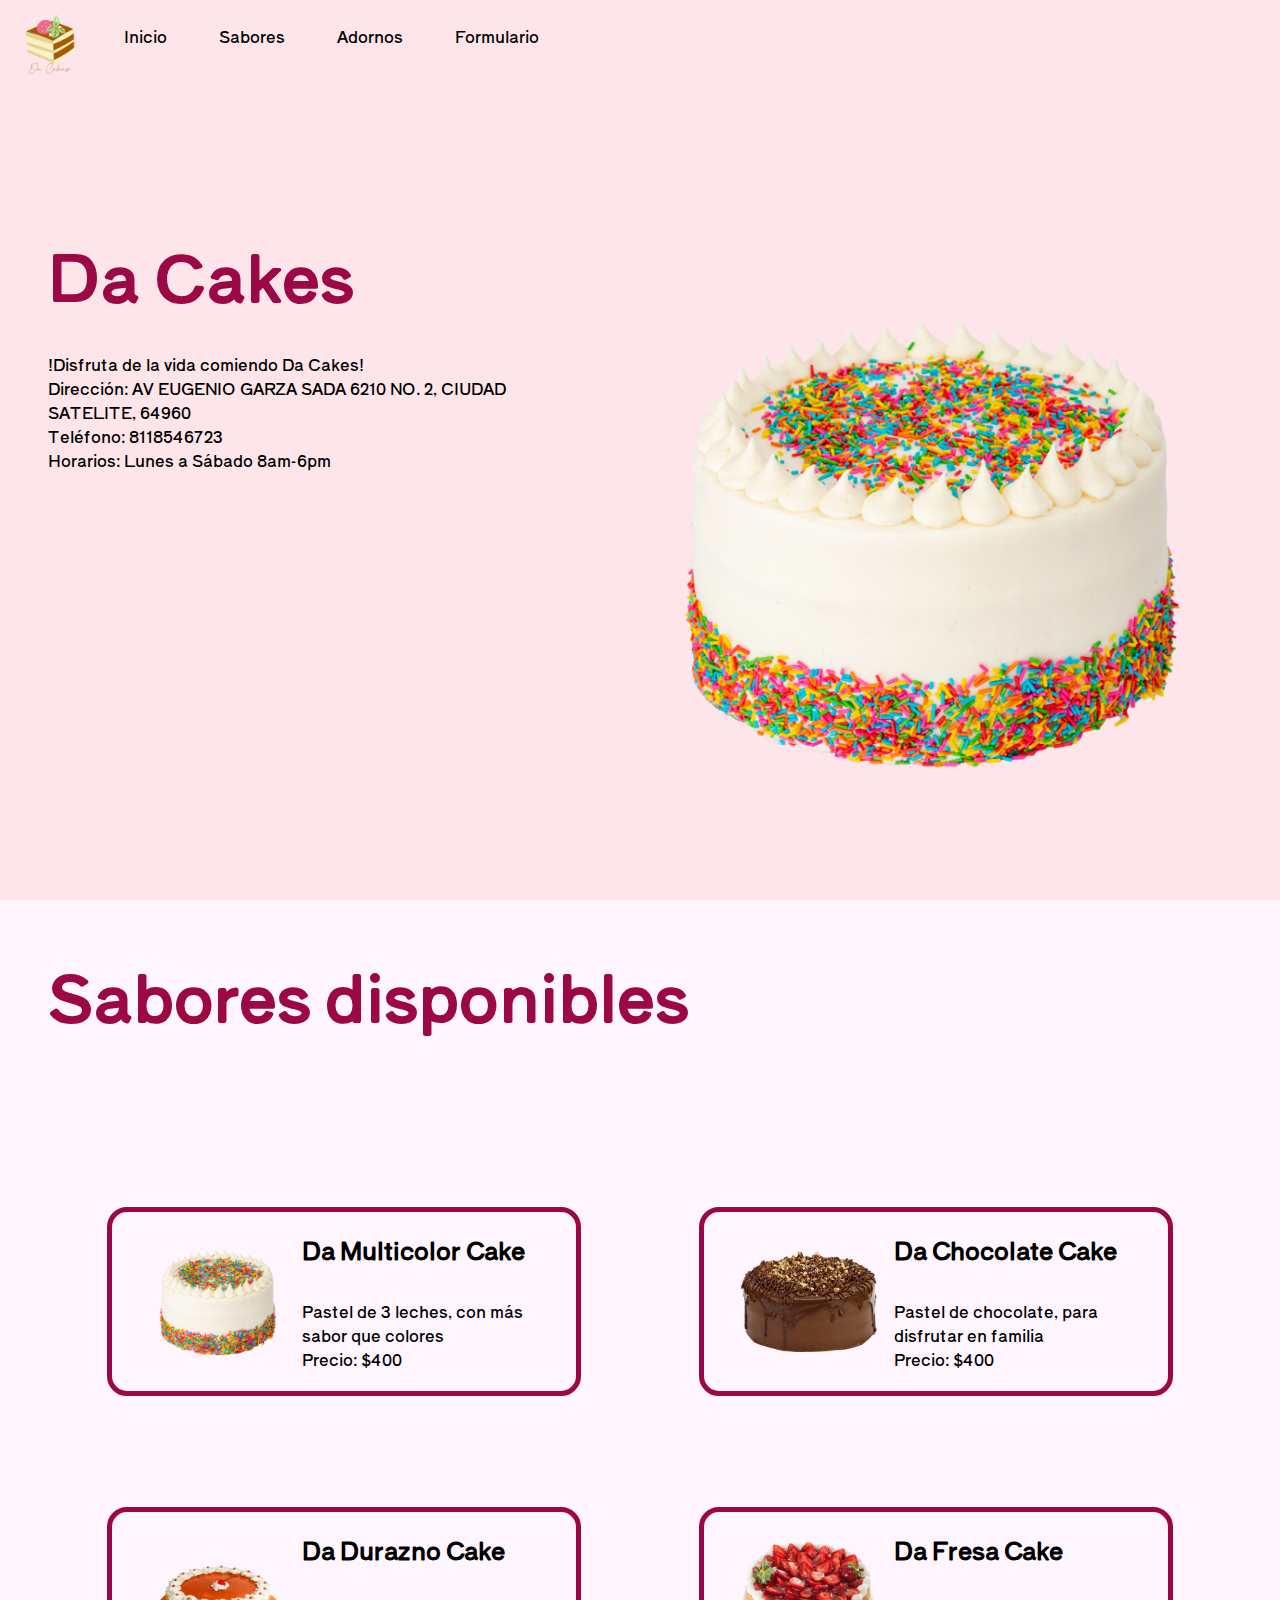
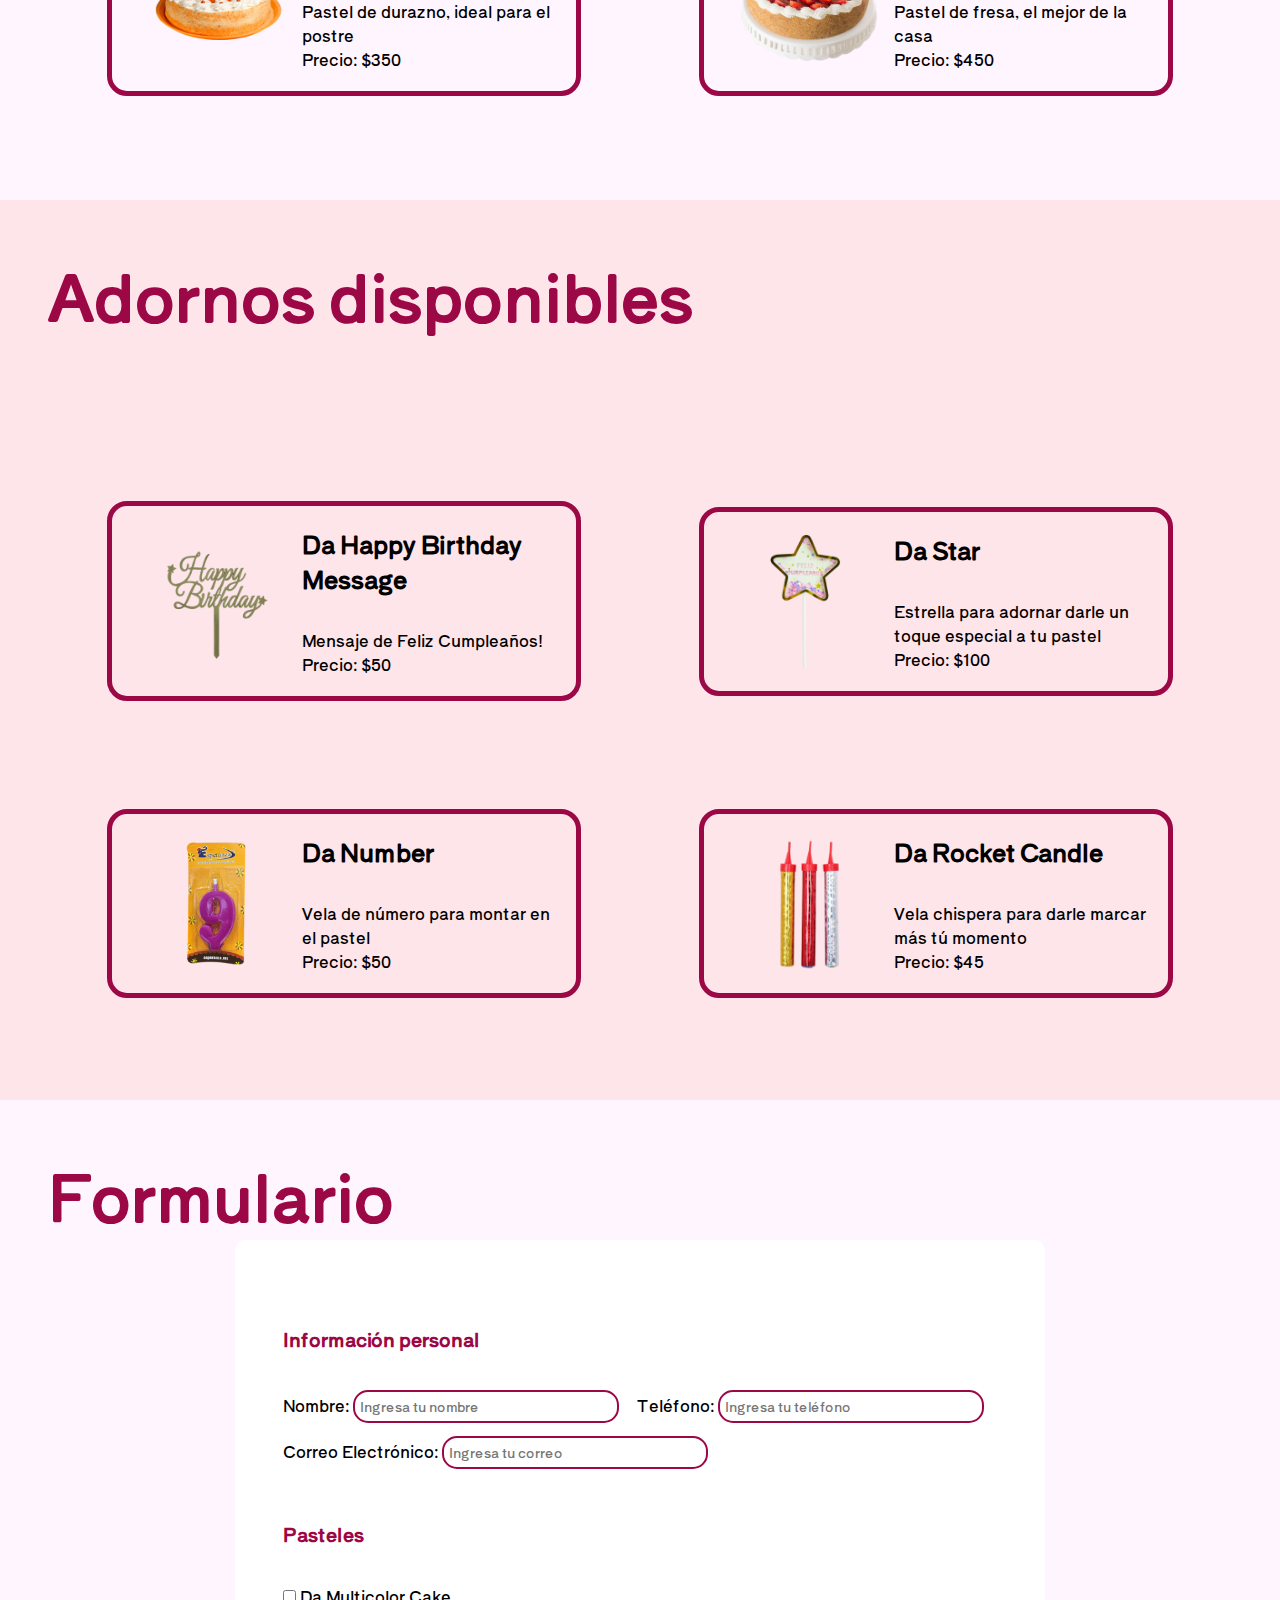
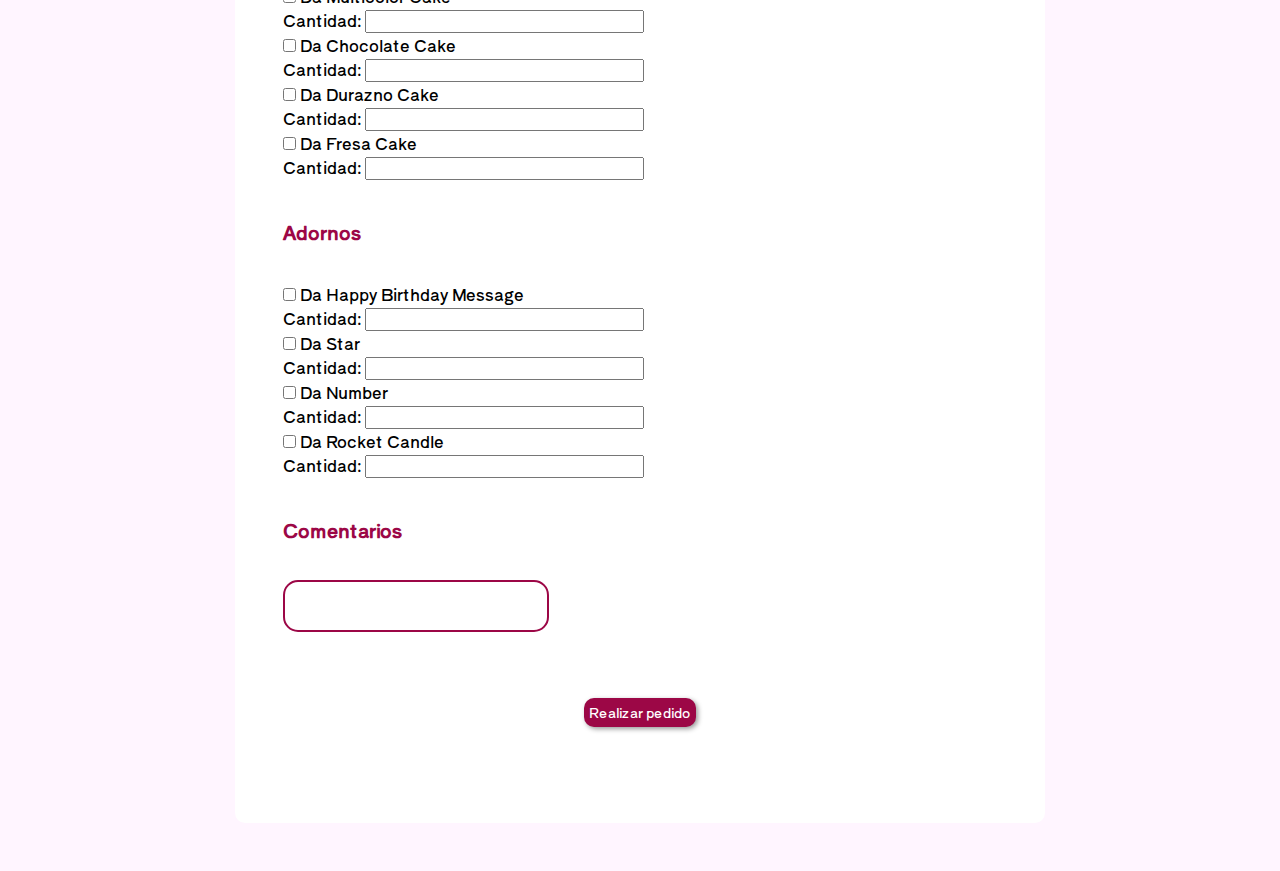
<file: index.html>
<!DOCTYPE html>
<html lang="en">
<head>
    <meta charset="UTF-8">
    <meta http-equiv="X-UA-Compatible" content="IE=edge">
    <meta name="viewport" content="width=device-width, initial-scale=1.0">
    <title>Da Cakes | Inicio    </title>
    <link rel="preconnect" href="https://fonts.googleapis.com">
    <link rel="preconnect" href="https://fonts.gstatic.com" crossorigin>
    <link href="https://fonts.googleapis.com/css2?family=Shippori+Antique+B1&display=swap" rel="stylesheet">
    <link rel="stylesheet" type="text/css" href="style/style.css">
</head>
<body>
    <header>
        <div class="inicio">
            <nav>
                <img src="assets/logo.png" alt="logo Da Cakes">
                <ul>
                    <li><a href="#inicio">Inicio</a></li>
                    <li><a href="#sabores">Sabores</a></li>
                    <li><a href="#adornos">Adornos</a></li>
                    <li><a href="#formulario">Formulario</a></li>
                </ul>
            </nav>
        </div>
        <div class="main-info" id="inicio">
            <div class="info">
                <h1> Da Cakes</h1>
                <p>
                    !Disfruta de la vida comiendo Da Cakes!<br>
                    Dirección: AV EUGENIO GARZA SADA 6210 NO. 2, CIUDAD SATELITE, 64960<br>
                    Teléfono: 8118546723<br>
                    Horarios: Lunes a Sábado 8am-6pm<br>
                </p>
            </div>
            <div class="ilustration">
                <img src="assets/mainCake.png" alt="Pastel de muestra de arcoíris">
            </div>
        </div>
    </header>
    <main>
        <div class="sabores" id="sabores">
            <h1>Sabores disponibles</h1>
            <div class="item">
               <div class="item-img">
                  <img src="assets/mainCake.png" alt="Pastel de muestra de arcoíris">
               </div>
               <div class="item-description">
                   <h2>Da Multicolor Cake</h2>
                   <p>Pastel de 3 leches, con más sabor que colores<br>Precio: $400</p>
               </div>
            </div>
            <div class="item">
                <div class="item-img">
                   <img src="assets/chocolateCake.png" alt="Pastel de muestra de arcoíris">
                </div>
                <div class="item-description">
                    <h2>Da Chocolate Cake</h2>
                    <p>Pastel de chocolate, para disfrutar en familia<br>Precio: $400</p>
                </div>
             </div>
             <div class="item">
                <div class="item-img">
                   <img src="assets/peachCake.png" alt="Pastel de muestra de arcoíris">
                </div>
                <div class="item-description">
                    <h2>Da Durazno Cake</h2>
                    <p>Pastel de durazno, ideal para el postre<br>Precio: $350</p>
                </div>
             </div>
             <div class="item">
                <div class="item-img">
                   <img src="assets/fresaCake.png" alt="Pastel de muestra de arcoíris">
                </div>
                <div class="item-description">
                    <h2>Da Fresa Cake</h2>
                    <p>Pastel de fresa, el mejor de la casa<br>Precio: $450</p>
                </div>
             </div>
        </div>
        <div class="adornos" id="adornos">
            <h1>Adornos disponibles</h1>
            <div class="item">
               <div class="item-img">
                  <img src="assets/adornoHB.png" alt="Pastel de muestra de arcoíris">
               </div>
               <div class="item-description">
                   <h2>Da Happy Birthday Message</h2>
                   <p>Mensaje de Feliz Cumpleaños!<br>Precio: $50</p>
               </div>
            </div>
            <div class="item">
                <div class="item-img">
                   <img src="assets/adornoEstrella.png" alt="Pastel de muestra de arcoíris">
                </div>
                <div class="item-description">
                    <h2>Da Star</h2>
                    <p>Estrella para adornar darle un toque especial a tu pastel<br>Precio: $100</p>
                </div>
             </div>
             <div class="item">
                <div class="item-img">
                   <img src="assets/adornoNumero.png" alt="Pastel de muestra de arcoíris">
                </div>
                <div class="item-description">
                    <h2>Da Number</h2>
                    <p>Vela de número para montar en el pastel<br>Precio: $50</p>
                </div>
             </div>
             <div class="item">
                <div class="item-img">
                   <img src="assets/adornoVela.png" alt="Pastel de muestra de arcoíris">
                </div>
                <div class="item-description">
                    <h2>Da Rocket Candle</h2>
                    <p>Vela chispera para darle marcar más tú momento<br>Precio: $45</p>
                </div>
             </div>
        </div>
        <div class="formulario">
            <h1>Formulario</h1>
            <div class="container">
                <div class="data">
                    <form>
                        <h3>Información personal</h3>
                        <label for="nombre">Nombre:</label>
                        <input class="inputTexto" type="text" id="nombre" name="nombre" placeholder="Ingresa tu nombre">
                        <label for="tel">Teléfono:</label>
                        <input class="inputTexto" type="tel" maxlength="10" id="tel" name="tel" placeholder="Ingresa tu teléfono"><br>
                        <label for="mail">Correo Electrónico:</label>
                        <input class="inputTexto" type="email" id="mail" name="mail" placeholder="Ingresa tu correo "><br>

                        <h3>Pasteles</h3>
                        <input type="checkbox" id="pastel1" name="pastel1" value="DaMulticolorCake">
                        <label for="pastel1"> Da Multicolor Cake</label><br>
                        <label class="cantidad" for="cantidadMulticolor">Cantidad:</label>
                        <input type="number" id="cantidadMulticolor" name="cantidadMulticolor"><br>

                        <input type="checkbox" id="pastel2" name="pastel2" value="DaChocolateCake">
                        <label for="pastel2"> Da Chocolate Cake</label><br>
                        <label class="cantidad" for="cantidadChocolate">Cantidad:</label>
                        <input type="number" id="cantidadChocolate" name="cantidadChocolate"><br>

                        <input type="checkbox" id="pastel3" name="pastel3" value="DaDuraznoCake">
                        <label for="pastel3"> Da Durazno Cake</label><br>
                        <label class="cantidad" for="cantidadDurazno">Cantidad:</label>
                        <input type="number" id="cantidadDurazno" name="cantidadDurazno"><br>

                        <input type="checkbox" id="pastel4" name="pastel4" value="DaFresaCake">
                        <label for="pastel4"> Da Fresa Cake</label><br>
                        <label class="cantidad" for="cantidadFresa">Cantidad:</label>
                        <input type="number" id="cantidadFresa" name="cantidadFresa"><br>

                        <h3>Adornos</h3>
                        <input type="checkbox" id="adorno1" name="adorno1" value="dhbm">
                        <label for="adorno1"> Da Happy Birthday Message</label><br>
                        <label class="cantidad" for="cantidadDHBM">Cantidad:</label>
                        <input type="number" id="cantidadDHBM" name="cantidadDHBM"><br>

                        <input type="checkbox" id="adorno2" name="adorno2" value="ds">
                        <label for="adorno2"> Da Star</label><br>
                        <label class="cantidad" for="cantidadDS">Cantidad:</label>
                        <input type="number" id="cantidadDS" name="cantidadDS"><br>

                        <input type="checkbox" id="adorno3" name="adorno3" value="dn">
                        <label for="adorno3"> Da Number</label><br>
                        <label class="cantidad" for="cantidadDN">Cantidad:</label>
                        <input type="number" id="cantidadDN" name="cantidadDN"><br>

                        <input type="checkbox" id="adorno4" name="adorno4" value="drc">
                        <label for="adorno4"> Da Rocket Candle</label><br>
                        <label class="cantidad" for="cantidadDRC">Cantidad:</label>
                        <input type="number" id="cantidadDRC" name="cantidadDRC"><br>

                        <h3>Comentarios</h3>
                        <textarea class="inputTexto"></textarea>

                        <div class="btn">
                            <button class="boton" type="submit">Realizar pedido</button>
                        </div>
                    </form>
                </div>
            </div>
        </div>
    </main>
</body>
</html>
</file>
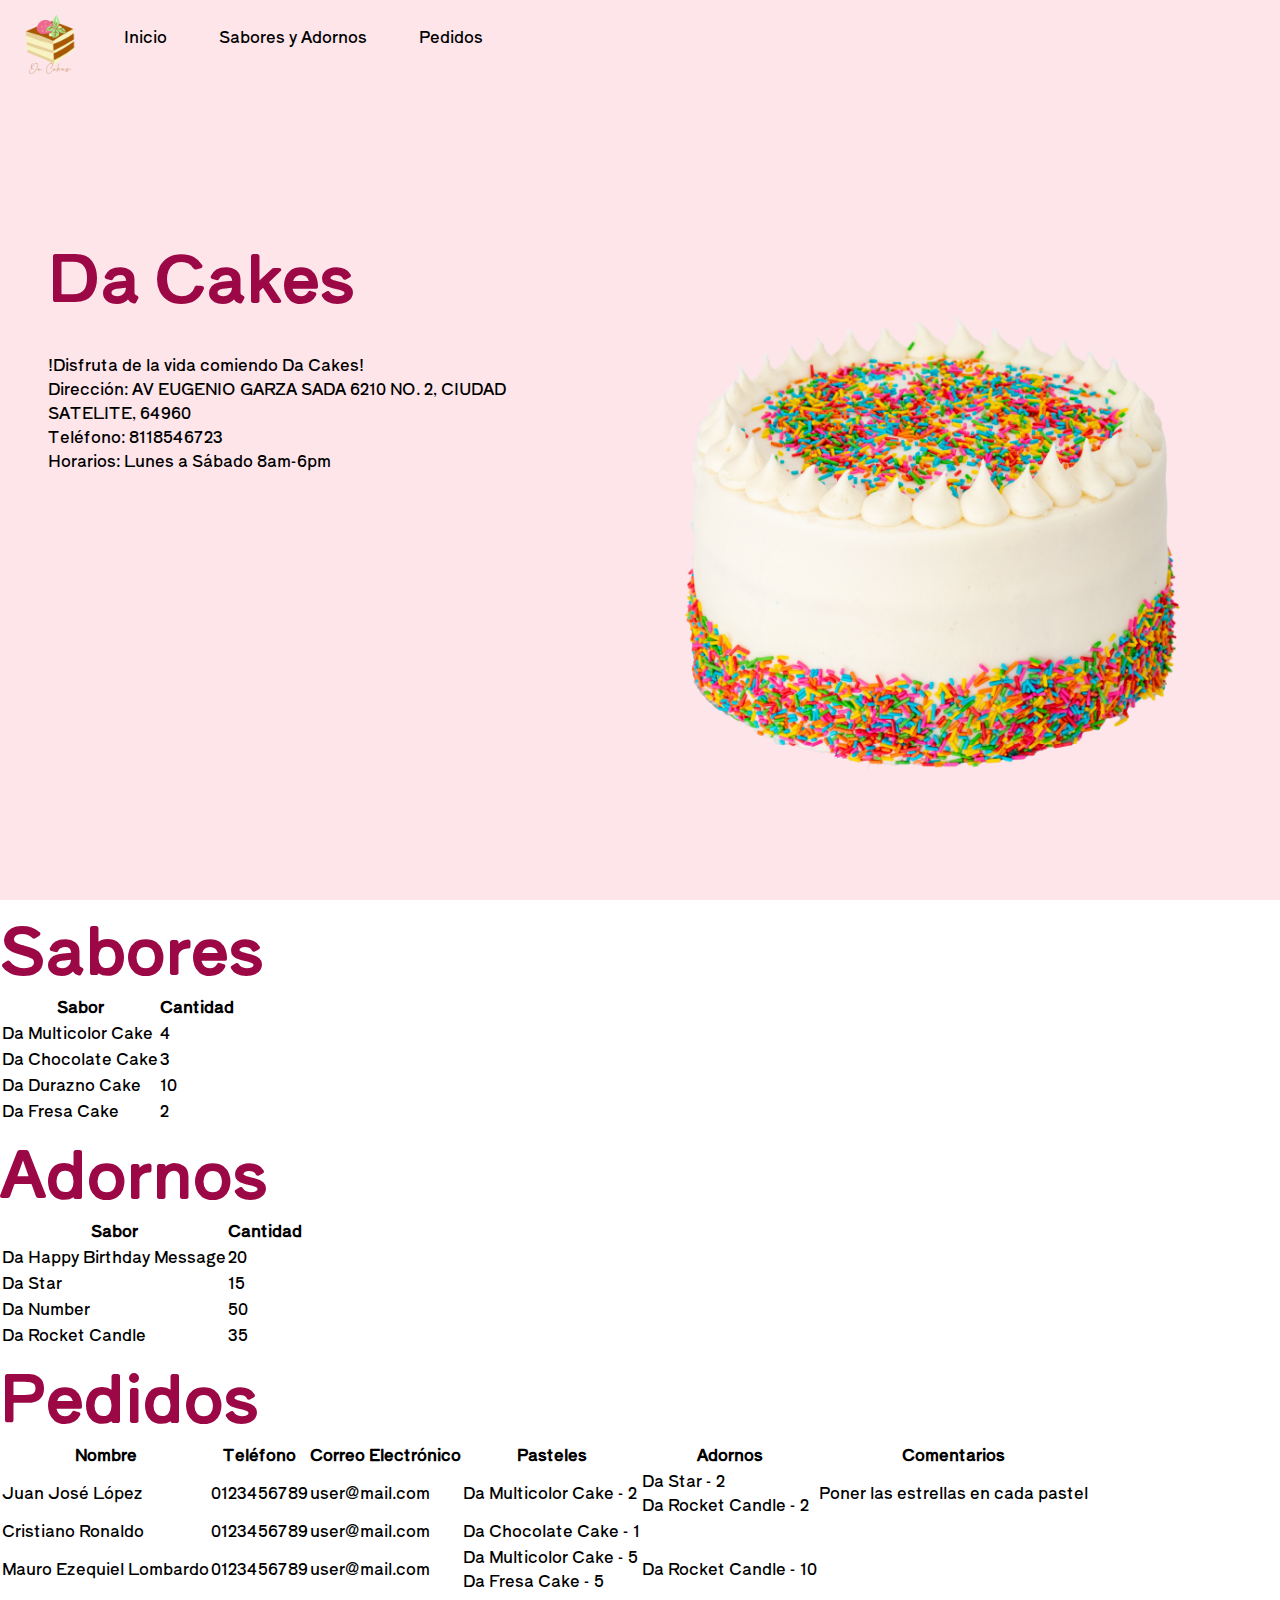
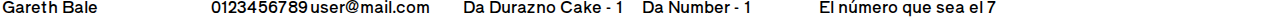
<file: vistaPastelero.html>
<!DOCTYPE html>
<html lang="en">
<head>
    <meta charset="UTF-8">
    <meta http-equiv="X-UA-Compatible" content="IE=edge">
    <meta name="viewport" content="width=device-width, initial-scale=1.0">
    <title>Da Cakes | Pastelero    </title>
    <link rel="preconnect" href="https://fonts.googleapis.com">
    <link rel="preconnect" href="https://fonts.gstatic.com" crossorigin>
    <link href="https://fonts.googleapis.com/css2?family=Shippori+Antique+B1&display=swap" rel="stylesheet">
    <link rel="stylesheet" type="text/css" href="style/style.css">
    <link rel="icon" href="assets/icono.png">
</head>
<body>
    <header>
        <div class="inicio">
            <nav>
                <img src="assets/logo.png" alt="logo Da Cakes">
                <ul>
                    <li><a href="#inicio">Inicio</a></li>
                    <li><a href="#saboresyAdornos">Sabores y Adornos</a></li>
                    <li><a href="#pedidos">Pedidos</a></li>
                </ul>
            </nav>
        </div>
        <div class="main-info" id="inicio">
            <div class="info">
                <h1> Da Cakes</h1>
                <p>
                    !Disfruta de la vida comiendo Da Cakes!<br>
                    Dirección: AV EUGENIO GARZA SADA 6210 NO. 2, CIUDAD SATELITE, 64960<br>
                    Teléfono: 8118546723<br>
                    Horarios: Lunes a Sábado 8am-6pm<br>
                </p>
            </div>
            <div class="ilustration">
                <img src="assets/mainCake.png" alt="Pastel de muestra de arcoíris">
            </div>
        </div>
    </header>
    <main>
        <div class="saboresyAdornos" id="saboresyAdornos">
            <div class="container-table">
                <h1>Sabores</h1>
                <table>
                    <tr>
                        <th>Sabor</th>
                        <th>Cantidad</th>
                    </tr>
                    <tr>
                        <td>Da Multicolor Cake</td>
                        <td>4</td>
                    </tr>
                    <tr>
                        <td>Da Chocolate Cake</td>
                        <td>3</td>
                    </tr>
                    <tr>
                        <td>Da Durazno Cake</td>
                        <td>10</td>
                    </tr>
                    <tr>
                        <td>Da Fresa Cake</td>
                        <td>2</td>
                    </tr>
                </table>
            </div>
            <div class="container-table">
                <h1>Adornos</h1>
                <table>
                    <tr>
                        <th>Sabor</th>
                        <th>Cantidad</th>
                    </tr>
                    <tr>
                        <td>Da Happy Birthday Message</td>
                        <td>20</td>
                    </tr>
                    <tr>
                        <td>Da Star</td>
                        <td>15</td>
                    </tr>
                    <tr>
                        <td>Da Number</td>
                        <td>50</td>
                    </tr>
                    <tr>
                        <td>Da Rocket Candle</td>
                        <td>35</td>
                    </tr>
                </table>
            </div>
        </div>
        <div class="pedidos" id="pedidos">
            <div class="container-table-pedidos">
                <h1>Pedidos</h1>
                <table>
                    <tr>
                        <th>Nombre</th>
                        <th>Teléfono</th>
                        <th>Correo Electrónico</th>
                        <th>Pasteles</th>
                        <th>Adornos</th>
                        <th>Comentarios</th>
                    </tr>
                    <tr>
                        <td>Juan José López</td>
                        <td>0123456789</td>
                        <td>user@mail.com</td>
                        <td>Da Multicolor Cake - 2</td>
                        <td>Da Star - 2 <br> Da Rocket Candle - 2</td>
                        <td>Poner las estrellas en cada pastel</td>
                    </tr>
                    <tr>
                        <td>Cristiano Ronaldo</td>
                        <td>0123456789</td>
                        <td>user@mail.com</td>
                        <td>Da Chocolate Cake - 1</td>
                        <td></td>
                        <td></td>
                    </tr>
                    <tr>
                        <td>Mauro Ezequiel Lombardo</td>
                        <td>0123456789</td>
                        <td>user@mail.com</td>
                        <td>Da Multicolor Cake - 5 <br> Da Fresa Cake - 5</td>
                        <td>Da Rocket Candle - 10</td>
                        <td></td>
                    </tr>
                    <tr>
                        <td>Gareth Bale</td>
                        <td>0123456789</td>
                        <td>user@mail.com</td>
                        <td>Da Durazno Cake - 1</td>
                        <td>Da Number - 1</td>
                        <td>El número que sea el 7</td>
                    </tr>
                </table>
            </div>
        </div>
    </main>
    
</body>
</html>
</file>
<file: style/style.css>
*{
    margin: 0;
    padding: 0;
    box-sizing: border-box;
    font-family: 'Shippori Antique B1', sans-serif;
}
/*
#9c0746
#130f11
*/
header{
    display: flex;
    flex-wrap: wrap;
    height: 100vh;
    background-color: #fde5ea;
}
h1{
    color: #9c0746;
    font-size: 4em;
}
p{
    padding-top: 2em;

}
.inicio{
    width: 100%;
    height: 20%;
}
nav img{
    height: 100px;
    float: left;
}
nav ul{
    list-style-type: none;
}
nav a{
    text-decoration: none;
    color: #000000;
}
nav li{
    display: inline-block;
    margin: 1em;
    vertical-align: middle;
    padding: 8px;
    border-radius: 20px;
    
}
nav li:hover{
    background-color: #9c0746;
    color: #FFFFFF;
}
nav li:hover > a{
    color: #FFFFFF;
}
.main-info{
    display: flex;
    flex-wrap: wrap;
    width: 100%;
    height: 80%;
}
.info{
    padding: 3em;
    width: 50%;
}
.ilustration{
    display: flex;
    flex-wrap: wrap;
    width: 45%;
}
.ilustration img{
    width: 100%;
    height: auto;
    margin: auto;
}
.sabores h1{
    width: 100%;
}
.sabores{
    display: flex;
    flex-wrap: wrap;
    height: 100vh;
    background-color: #fff5ff;
    padding: 3em;
}
.item{
    display: flex;
    flex-wrap: wrap;
    width: 40%;
    border: solid #9c0746 5px;
    border-radius: 20px;
    height: fit-content;
    padding: 20px;
    margin: auto;
}
.item-img{
    width: 40%;
    display: flex;
}
.item-img img{
    width: 80%;
    height: auto;
    margin: auto;
}
.item-description{
    width: 60%;
}
.item:hover{
    background-color:#9c0746;
    color: #fff5ff;
}
.adornos{
    display: flex;
    flex-wrap: wrap;
    height: 100vh;
    background-color:#fde5ea;
    padding: 3em;
}
.adornos h1{
    width: 100%;
}
.formulario{
    padding: 3em;
    height: auto;
    background-color: #fff5ff;
}
.formulario h1{
    width: 100%;
}
.container{
    display: flex;
    flex-wrap: wrap;
}
.data h3{
    color: #9c0746;
    margin: 2em 0;
}
.data{
    padding: 3em;
    border-radius: 10px;
    background-color: #FFFFFF;
    margin: auto;
}
.inputTexto{
    margin-right: 1em;
    margin-bottom: 1em;
    border: solid 2px #9c0746;
    border-radius: 15px;
    width: 20em;
    padding: 5px;
}
.btn{
    display: flex;
    margin: 3em;
}
.boton{
    color: #FFFFFF;
    background-color: #9c0746;
    border: none;
    border-radius: 10px;
    padding: 5px;
    box-shadow: 2px 2px 5px #999;
    margin: auto;
}
textarea{
    resize: none;
}
</file>
